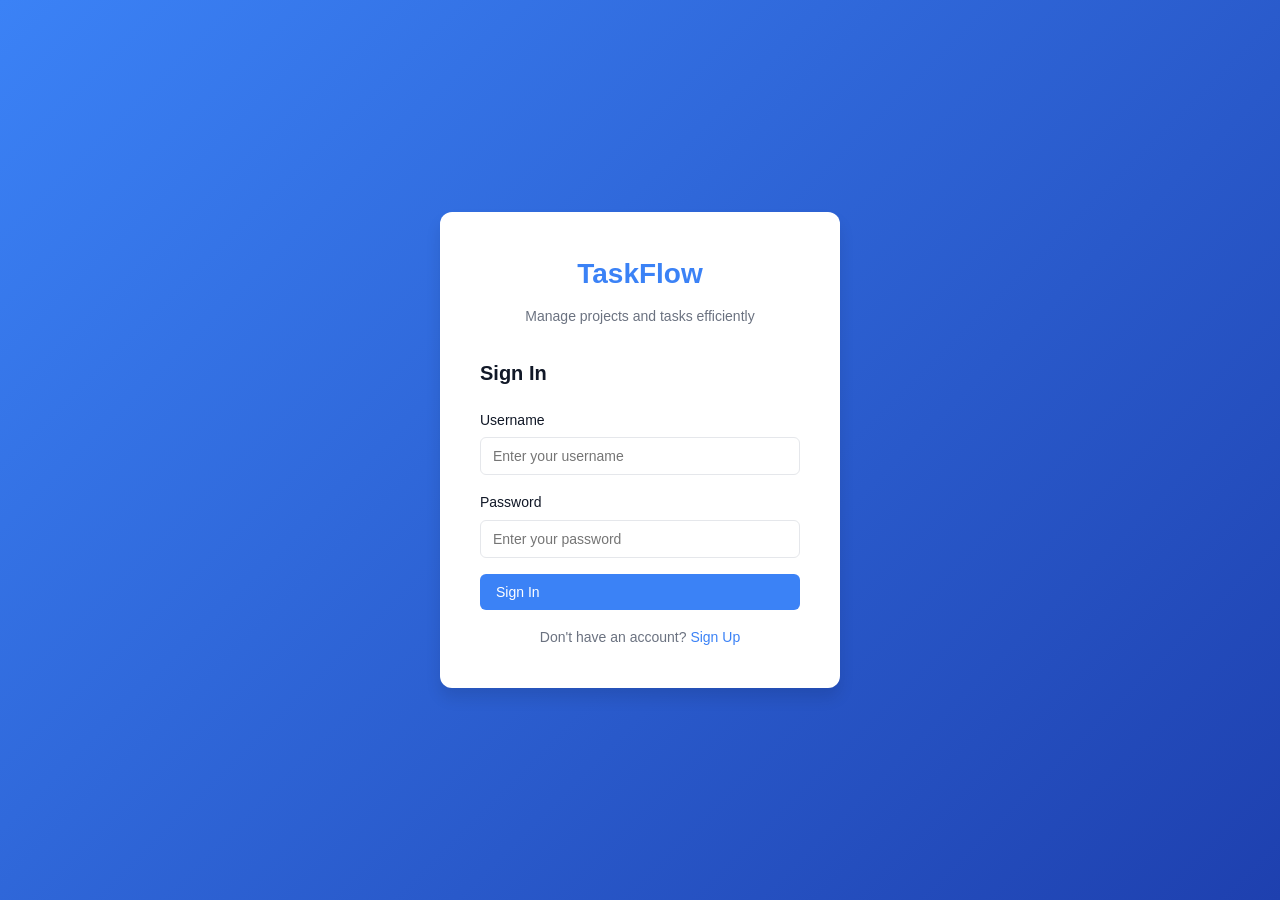
<file: Project/frontend/index.html>
<!DOCTYPE html>
<html lang="en">
<head>
    <meta charset="UTF-8">
    <meta name="viewport" content="width=device-width, initial-scale=1.0">
    <title>TaskFlow - Project Management</title>
    <link rel="stylesheet" href="styles.css">
</head>
<body>
    <div class="auth-container">
        <div class="auth-card">
            <div class="auth-header">
                <h1>TaskFlow</h1>
                <p>Manage projects and tasks efficiently</p>
            </div>

            <!-- Login Form -->
            <form id="loginForm" class="auth-form active-form">
                <h2>Sign In</h2>
                <div class="form-group">
                    <label for="loginUsername">Username</label>
                    <input type="text" id="loginUsername" placeholder="Enter your username" required>
                </div>
                <div class="form-group">
                    <label for="loginPassword">Password</label>
                    <input type="password" id="loginPassword" placeholder="Enter your password" required>
                </div>
                <button type="submit" class="btn btn-primary">Sign In</button>
                <div class="form-footer">
                    <p>Don't have an account? <a href="#" onclick="toggleForms()">Sign Up</a></p>
                </div>
            </form>

            <!-- Signup Form -->
            <form id="signupForm" class="auth-form">
                <h2>Create Account</h2>
                <div class="form-group">
                    <label for="signupUsername">Username</label>
                    <input type="text" id="signupUsername" placeholder="Choose a username" required>
                </div>
                <div class="form-group">
                    <label for="signupEmail">Email (optional)</label>
                    <input type="email" id="signupEmail" placeholder="your.email@example.com">
                </div>
                <div class="form-group">
                    <label for="signupPassword">Password</label>
                    <input type="password" id="signupPassword" placeholder="At least 6 characters" required>
                </div>
                <div class="form-group">
                    <label for="signupPasswordConfirm">Confirm Password</label>
                    <input type="password" id="signupPasswordConfirm" placeholder="Confirm your password" required>
                </div>
                <button type="submit" class="btn btn-primary">Create Account</button>
                <div class="form-footer">
                    <p>Already have an account? <a href="#" onclick="toggleForms()">Sign In</a></p>
                </div>
            </form>

            <div id="message" class="message"></div>
        </div>
    </div>

    <script src="api.js"></script>
    <script src="auth.js"></script>
</body>
</html>
</file>
<file: Project/frontend/styles.css>
* {
    margin: 0;
    padding: 0;
    box-sizing: border-box;
}

:root {
    --primary-color: #3b82f6;
    --primary-dark: #1e40af;
    --primary-light: #dbeafe;
    --secondary-color: #10b981;
    --danger-color: #ef4444;
    --warning-color: #f59e0b;
    --dark-color: #1f2937;
    --light-color: #f3f4f6;
    --border-color: #e5e7eb;
    --text-dark: #111827;
    --text-light: #6b7280;
    --shadow: 0 1px 3px rgba(0, 0, 0, 0.1);
    --shadow-lg: 0 10px 15px rgba(0, 0, 0, 0.1);
}

body {
    font-family: -apple-system, BlinkMacSystemFont, 'Segoe UI', Roboto, Oxygen, Ubuntu, Cantarell, sans-serif;
    background-color: var(--light-color);
    color: var(--text-dark);
    line-height: 1.6;
}

/* ===== AUTH PAGES ===== */
.auth-container {
    min-height: 100vh;
    display: flex;
    align-items: center;
    justify-content: center;
    background: linear-gradient(135deg, var(--primary-color) 0%, var(--primary-dark) 100%);
    padding: 20px;
}

.auth-card {
    background: white;
    border-radius: 12px;
    box-shadow: var(--shadow-lg);
    width: 100%;
    max-width: 400px;
    padding: 40px;
}

.auth-header {
    text-align: center;
    margin-bottom: 30px;
}

.auth-header h1 {
    color: var(--primary-color);
    font-size: 28px;
    margin-bottom: 8px;
}

.auth-header p {
    color: var(--text-light);
    font-size: 14px;
}

.auth-form {
    display: none;
}

.auth-form.active-form {
    display: block;
}

.auth-form h2 {
    margin-bottom: 20px;
    font-size: 20px;
    color: var(--text-dark);
}

.form-group {
    margin-bottom: 16px;
}

.form-group label {
    display: block;
    margin-bottom: 6px;
    font-size: 14px;
    font-weight: 500;
    color: var(--text-dark);
}

.form-group input,
.form-group textarea,
.form-group select {
    width: 100%;
    padding: 10px 12px;
    border: 1px solid var(--border-color);
    border-radius: 6px;
    font-size: 14px;
    font-family: inherit;
    transition: border-color 0.2s;
}

.form-group input:focus,
.form-group textarea:focus,
.form-group select:focus {
    outline: none;
    border-color: var(--primary-color);
    box-shadow: 0 0 0 3px var(--primary-light);
}

.form-footer {
    margin-top: 16px;
    text-align: center;
    font-size: 14px;
    color: var(--text-light);
}

.form-footer a {
    color: var(--primary-color);
    text-decoration: none;
    font-weight: 500;
    cursor: pointer;
}

.form-footer a:hover {
    text-decoration: underline;
}

.form-row {
    display: grid;
    grid-template-columns: 1fr 1fr;
    gap: 16px;
}

/* ===== BUTTONS ===== */
.btn {
    padding: 10px 16px;
    border: none;
    border-radius: 6px;
    font-size: 14px;
    font-weight: 500;
    cursor: pointer;
    transition: all 0.2s;
    display: inline-flex;
    align-items: center;
    gap: 6px;
    text-decoration: none;
}

.btn-primary {
    background-color: var(--primary-color);
    color: white;
    width: 100%;
}

.btn-primary:hover {
    background-color: var(--primary-dark);
}

.btn-small {
    padding: 6px 12px;
    font-size: 12px;
    width: auto;
}

.btn-secondary {
    background-color: var(--light-color);
    color: var(--text-dark);
    border: 1px solid var(--border-color);
}

.btn-secondary:hover {
    background-color: #e5e7eb;
}

.btn.danger {
    background-color: var(--danger-color);
    color: white;
}

.btn.danger:hover {
    background-color: #dc2626;
}

.btn:disabled {
    opacity: 0.5;
    cursor: not-allowed;
}

/* ===== MESSAGES ===== */
.message {
    display: none;
    padding: 12px 16px;
    border-radius: 6px;
    margin-top: 16px;
    font-size: 14px;
}

.message.success {
    display: block;
    background-color: #dcfce7;
    color: #15803d;
    border: 1px solid #86efac;
}

.message.error {
    display: block;
    background-color: #fee2e2;
    color: #991b1b;
    border: 1px solid #fca5a5;
}

/* ===== APP LAYOUT ===== */
.app-container {
    display: grid;
    grid-template-columns: 250px 1fr;
    min-height: 100vh;
}

.sidebar {
    background-color: var(--dark-color);
    color: white;
    display: flex;
    flex-direction: column;
    border-right: 1px solid var(--border-color);
}

.sidebar-header {
    padding: 20px;
    border-bottom: 1px solid rgba(255, 255, 255, 0.1);
    display: flex;
    justify-content: space-between;
    align-items: center;
}

.sidebar-header h2 {
    font-size: 20px;
}

.menu-toggle {
    display: none;
    background: none;
    border: none;
    color: white;
    font-size: 20px;
    cursor: pointer;
}

.sidebar-nav {
    flex: 1;
    padding: 20px 0;
}

.nav-item {
    display: flex;
    align-items: center;
    gap: 12px;
    padding: 12px 20px;
    color: rgba(255, 255, 255, 0.7);
    text-decoration: none;
    transition: all 0.2s;
    cursor: pointer;
}

.nav-item:hover,
.nav-item.active {
    background-color: rgba(255, 255, 255, 0.1);
    color: white;
}

.nav-item .icon {
    font-size: 18px;
}

.sidebar-footer {
    padding: 20px;
    border-top: 1px solid rgba(255, 255, 255, 0.1);
}

.user-info {
    display: flex;
    align-items: center;
    gap: 12px;
    margin-bottom: 16px;
}

.user-avatar {
    width: 40px;
    height: 40px;
    border-radius: 50%;
    background-color: var(--primary-color);
    display: flex;
    align-items: center;
    justify-content: center;
    font-weight: bold;
    font-size: 18px;
}

.user-details {
    flex: 1;
}

.user-details p {
    font-size: 14px;
    font-weight: 500;
    margin-bottom: 2px;
}

.role-badge {
    display: inline-block;
    background-color: var(--primary-color);
    color: white;
    padding: 2px 8px;
    border-radius: 4px;
    font-size: 11px;
    font-weight: 600;
}

.sidebar-footer .btn {
    width: 100%;
}

/* ===== MAIN CONTENT ===== */
.main-content {
    display: flex;
    flex-direction: column;
    background-color: var(--light-color);
}

.app-header {
    background-color: white;
    padding: 20px 30px;
    border-bottom: 1px solid var(--border-color);
    display: flex;
    justify-content: space-between;
    align-items: center;
    box-shadow: var(--shadow);
}

.app-header h1 {
    font-size: 24px;
    color: var(--text-dark);
}

.header-actions {
    display: flex;
    gap: 10px;
}

.content-section {
    display: none;
    padding: 30px;
    flex: 1;
    overflow-y: auto;
}

.content-section.active {
    display: block;
}

/* ===== DASHBOARD ===== */
.dashboard-grid {
    display: grid;
    gap: 24px;
}

.stats-container {
    display: grid;
    grid-template-columns: repeat(auto-fit, minmax(180px, 1fr));
    gap: 16px;
}

.stat-card {
    background-color: white;
    border-radius: 8px;
    padding: 20px;
    box-shadow: var(--shadow);
    border-left: 4px solid var(--primary-color);
}

.stat-card.alert {
    border-left-color: var(--warning-color);
}

.stat-value {
    font-size: 32px;
    font-weight: 700;
    color: var(--primary-color);
    margin-bottom: 8px;
}

.stat-label {
    font-size: 14px;
    color: var(--text-light);
}

.recent-section,
.projects-overview {
    background-color: white;
    border-radius: 8px;
    padding: 20px;
    box-shadow: var(--shadow);
}

.recent-section h2,
.projects-overview h2 {
    font-size: 18px;
    margin-bottom: 16px;
    color: var(--text-dark);
}

/* ===== PROJECTS ===== */
.projects-header {
    margin-bottom: 24px;
}

.projects-list,
.projects-grid {
    display: grid;
    grid-template-columns: repeat(auto-fill, minmax(300px, 1fr));
    gap: 16px;
}

.project-card {
    background-color: white;
    border-radius: 8px;
    padding: 20px;
    box-shadow: var(--shadow);
    cursor: pointer;
    transition: all 0.2s;
    border: 1px solid var(--border-color);
}

.project-card:hover {
    box-shadow: var(--shadow-lg);
    transform: translateY(-2px);
}

.project-card h3 {
    font-size: 16px;
    margin-bottom: 8px;
    color: var(--text-dark);
}

.project-card p {
    font-size: 14px;
    color: var(--text-light);
    margin-bottom: 12px;
    min-height: 40px;
}

.project-footer {
    display: flex;
    justify-content: space-between;
    align-items: center;
    font-size: 12px;
    color: var(--text-light);
    padding-top: 12px;
    border-top: 1px solid var(--border-color);
}

.project-members {
    display: flex;
    gap: 4px;
}

.member-avatar {
    width: 24px;
    height: 24px;
    border-radius: 50%;
    background-color: var(--primary-light);
    border: 1px solid var(--primary-color);
    font-size: 10px;
    display: flex;
    align-items: center;
    justify-content: center;
}

/* ===== TASKS ===== */
.tasks-filter {
    margin-bottom: 20px;
}

.tasks-filter select {
    padding: 10px 12px;
    border: 1px solid var(--border-color);
    border-radius: 6px;
    font-size: 14px;
    background-color: white;
}

.tasks-list {
    display: grid;
    grid-template-columns: 1fr;
    gap: 12px;
}

.task-card {
    background-color: white;
    border-radius: 8px;
    padding: 16px;
    box-shadow: var(--shadow);
    border-left: 4px solid var(--primary-color);
    transition: all 0.2s;
    display: flex;
    justify-content: space-between;
    align-items: start;
    gap: 12px;
}

.task-card:hover {
    box-shadow: var(--shadow-lg);
}

.task-card.high-priority {
    border-left-color: var(--danger-color);
}

.task-card.medium-priority {
    border-left-color: var(--warning-color);
}

.task-card.low-priority {
    border-left-color: var(--secondary-color);
}

.task-content {
    flex: 1;
}

.task-title {
    font-weight: 600;
    font-size: 15px;
    margin-bottom: 6px;
    color: var(--text-dark);
    cursor: pointer;
}

.task-title:hover {
    color: var(--primary-color);
}

.task-meta {
    display: flex;
    gap: 12px;
    font-size: 12px;
    color: var(--text-light);
}

.task-status {
    display: inline-block;
    padding: 4px 8px;
    border-radius: 4px;
    font-size: 11px;
    font-weight: 600;
    background-color: var(--primary-light);
    color: var(--primary-dark);
}

.task-status.completed {
    background-color: #dcfce7;
    color: #15803d;
}

.task-status.in-progress {
    background-color: #fef3c7;
    color: #92400e;
}

.task-actions {
    display: flex;
    gap: 6px;
}

.task-actions .btn {
    padding: 4px 8px;
    font-size: 11px;
}

/* ===== MODALS ===== */
.modal {
    display: none;
    position: fixed;
    z-index: 1000;
    left: 0;
    top: 0;
    width: 100%;
    height: 100%;
    background-color: rgba(0, 0, 0, 0.5);
    animation: fadeIn 0.2s;
}

.modal.active {
    display: flex;
    align-items: center;
    justify-content: center;
}

@keyframes fadeIn {
    from {
        opacity: 0;
    }
    to {
        opacity: 1;
    }
}

.modal-content {
    background-color: white;
    padding: 30px;
    border-radius: 8px;
    max-width: 500px;
    width: 90%;
    position: relative;
    max-height: 90vh;
    overflow-y: auto;
    box-shadow: var(--shadow-lg);
    animation: slideUp 0.3s;
}

.modal-large .modal-content {
    max-width: 800px;
}

@keyframes slideUp {
    from {
        transform: translateY(20px);
        opacity: 0;
    }
    to {
        transform: translateY(0);
        opacity: 1;
    }
}

.close {
    position: absolute;
    right: 20px;
    top: 20px;
    font-size: 28px;
    font-weight: bold;
    color: var(--text-light);
    cursor: pointer;
    transition: color 0.2s;
}

.close:hover {
    color: var(--text-dark);
}

.modal-content h2 {
    margin-bottom: 20px;
    color: var(--text-dark);
}

.modal-content form {
    display: flex;
    flex-direction: column;
    gap: 16px;
}

/* ===== PROJECT DETAIL ===== */
.project-detail {
    display: flex;
    flex-direction: column;
    gap: 24px;
}

.project-header {
    display: flex;
    justify-content: space-between;
    align-items: start;
    padding-bottom: 16px;
    border-bottom: 1px solid var(--border-color);
}

.project-header h2 {
    margin: 0;
}

.project-actions {
    display: flex;
    gap: 8px;
}

.detail-section {
    border-top: 1px solid var(--border-color);
    padding-top: 16px;
}

.detail-section h3 {
    margin-bottom: 12px;
    color: var(--text-dark);
}

.members-section {
    display: flex;
    flex-direction: column;
    gap: 12px;
}

.members-list {
    display: grid;
    grid-template-columns: repeat(auto-fill, minmax(200px, 1fr));
    gap: 12px;
}

.member-card {
    background-color: var(--light-color);
    border-radius: 6px;
    padding: 12px;
    display: flex;
    justify-content: space-between;
    align-items: center;
}

.member-info {
    display: flex;
    flex-direction: column;
    gap: 2px;
}

.member-name {
    font-weight: 500;
    font-size: 14px;
}

.member-role {
    font-size: 12px;
    color: var(--text-light);
}

.tasks-section {
    display: flex;
    flex-direction: column;
    gap: 12px;
}

/* ===== RESPONSIVE ===== */
@media (max-width: 768px) {
    .app-container {
        grid-template-columns: 1fr;
    }

    .sidebar {
        display: none;
        position: fixed;
        left: 0;
        top: 0;
        width: 250px;
        height: 100vh;
        z-index: 999;
        box-shadow: var(--shadow-lg);
    }

    .sidebar.active {
        display: flex;
    }

    .menu-toggle {
        display: block;
    }

    .auth-card {
        padding: 30px 20px;
    }

    .form-row {
        grid-template-columns: 1fr;
    }

    .projects-list,
    .projects-grid {
        grid-template-columns: 1fr;
    }

    .stats-container {
        grid-template-columns: repeat(auto-fit, minmax(140px, 1fr));
    }

    .project-card:hover {
        transform: none;
    }

    .modal-content {
        max-width: 95%;
    }

    .members-list {
        grid-template-columns: 1fr;
    }

    .project-header {
        flex-direction: column;
        gap: 12px;
    }

    .project-actions {
        width: 100%;
    }

    .project-actions .btn {
        flex: 1;
    }
}

@media (max-width: 480px) {
    .app-header {
        flex-direction: column;
        gap: 12px;
        align-items: flex-start;
    }

    .stat-value {
        font-size: 24px;
    }

    .stats-container {
        grid-template-columns: repeat(2, 1fr);
    }

    .task-card {
        flex-direction: column;
    }

    .task-actions {
        width: 100%;
    }

    .task-actions .btn {
        flex: 1;
    }
}
</file>
